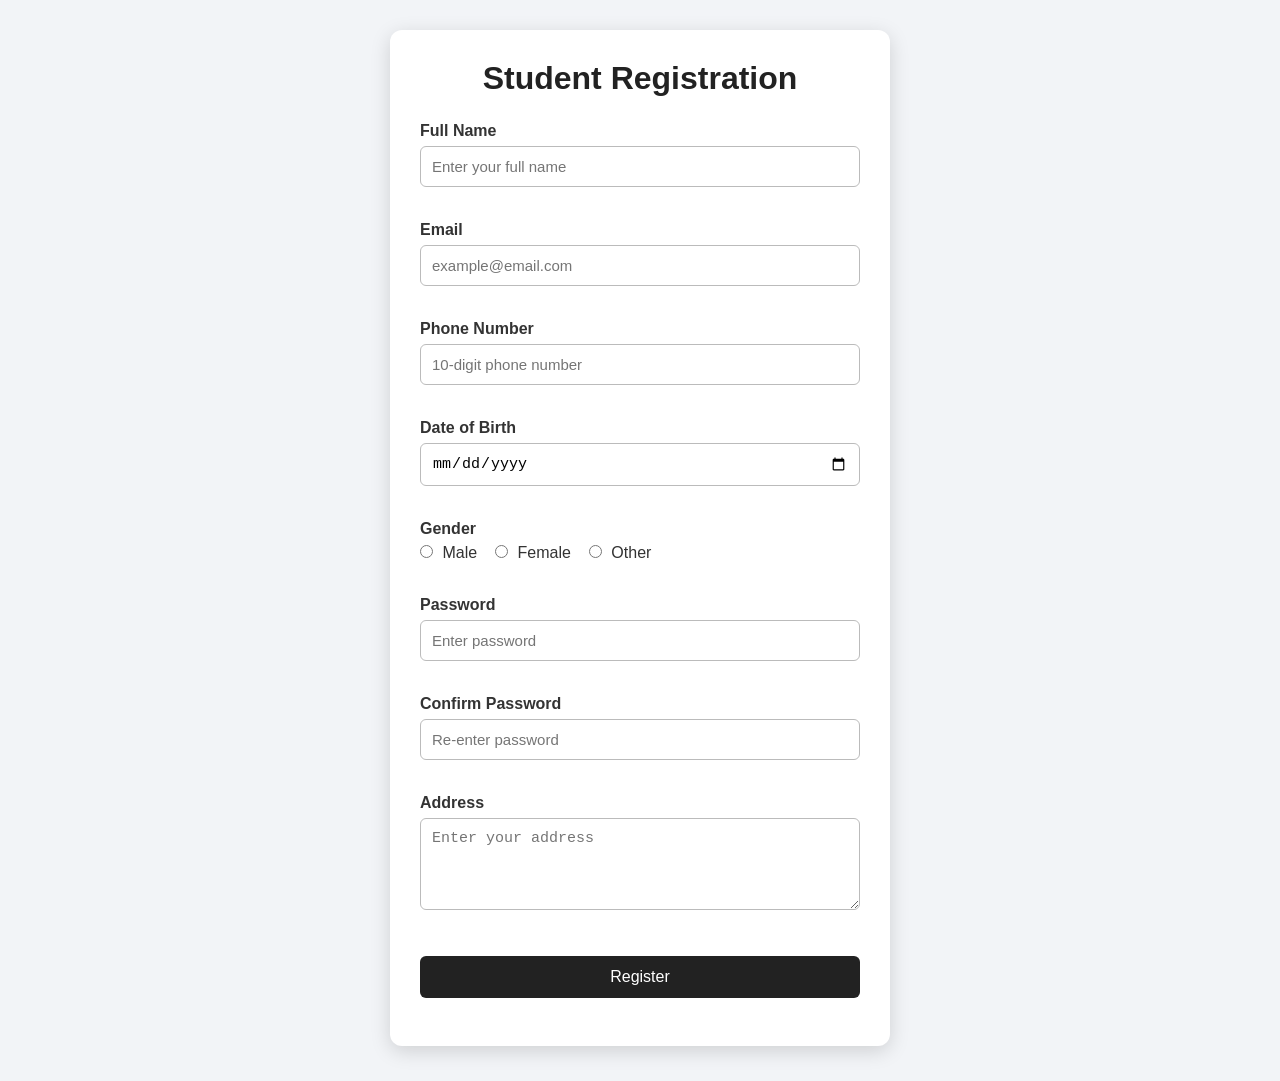
<file: index.html>
<!DOCTYPE html>
<html lang="en">
<head>
    <meta charset="UTF-8">
    <meta name="viewport" content="width=device-width, initial-scale=1.0">
    <title>Student Registration Form</title>
    <link rel="stylesheet" href="style.css">
</head>
<body>

    <div class="container">
        <h1>Student Registration</h1>

        <form id="registrationForm" novalidate>

            <label for="fullName">Full Name</label>
            <input type="text" id="fullName" name="fullName" placeholder="Enter your full name">
            <span class="error" id="nameError"></span>

            <label for="email">Email</label>
            <input type="text" id="email" name="email" placeholder="example@email.com">
            <span class="error" id="emailError"></span>

            <label for="phone">Phone Number</label>
            <input type="text" id="phone" name="phone" placeholder="10-digit phone number">
            <span class="error" id="phoneError"></span>

            <label for="dob">Date of Birth</label>
            <input type="date" id="dob" name="dob">
            <span class="error" id="dobError"></span>

            <label>Gender</label>
            <div class="gender">
                <label><input type="radio" name="gender" value="Male"> Male</label>
                <label><input type="radio" name="gender" value="Female"> Female</label>
                <label><input type="radio" name="gender" value="Other"> Other</label>
            </div>
            <span class="error" id="genderError"></span>

            <label for="password">Password</label>
            <input type="password" id="password" name="password" placeholder="Enter password">
            <span class="error" id="passwordError"></span>

            <label for="confirmPassword">Confirm Password</label>
            <input type="password" id="confirmPassword" name="confirmPassword" placeholder="Re-enter password">
            <span class="error" id="confirmPasswordError"></span>

            <label for="address">Address</label>
            <textarea id="address" name="address" rows="4" placeholder="Enter your address"></textarea>
            <span class="error" id="addressError"></span>

            <button type="submit">Register</button>

            <p id="successMessage"></p>
        </form>
    </div>

    <script src="script.js"></script>
</body>
</html>
</file>
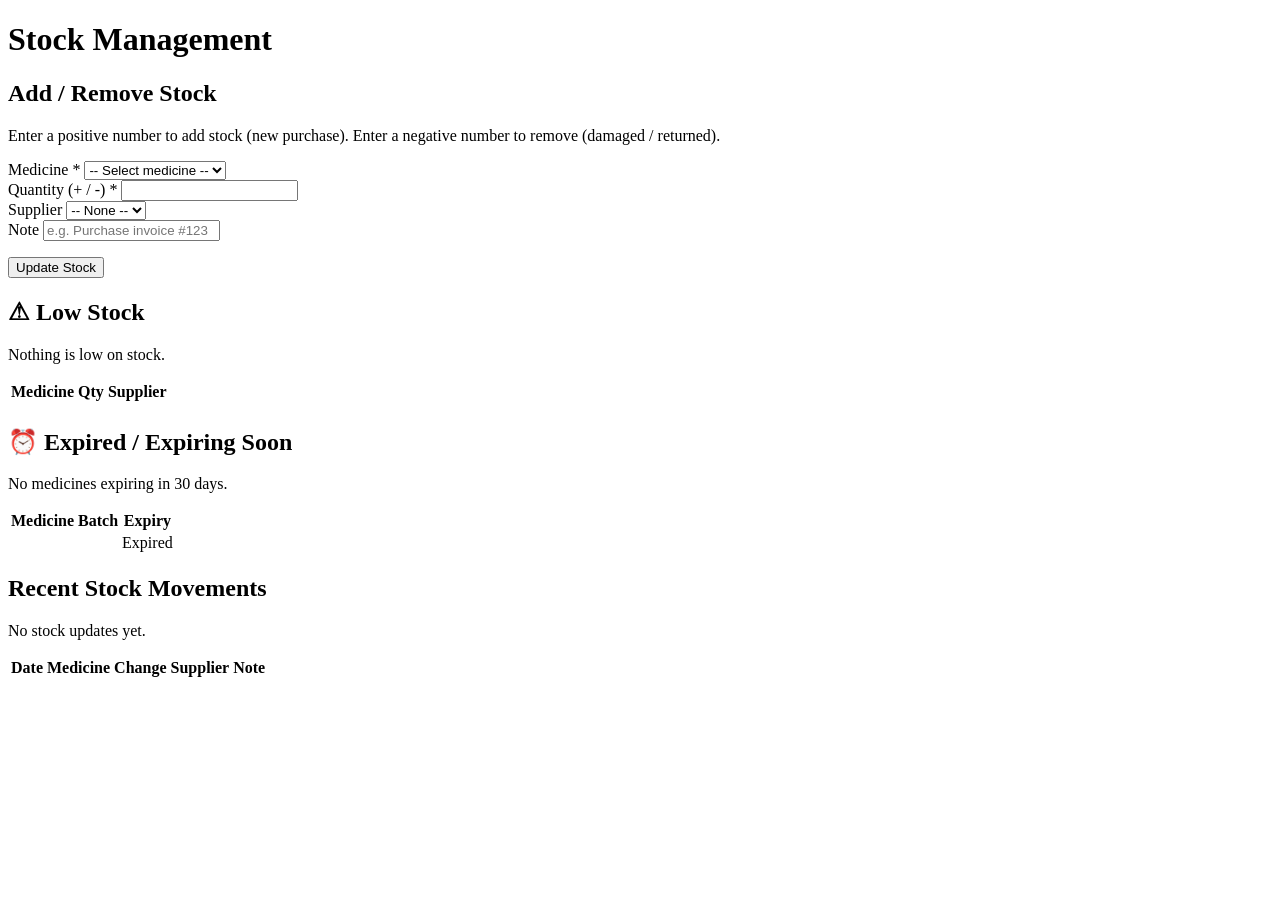
<file: PharmaCare/src/main/resources/templates/stock/index.html>
<!DOCTYPE html>
<html xmlns:th="http://www.thymeleaf.org">
<head th:replace="~{fragments/layout :: head('Stock')}"></head>
<body>
<aside th:replace="~{fragments/layout :: sidebar}"></aside>
<main>
    <h1>Stock Management</h1>
    <div th:replace="~{fragments/layout :: alerts}"></div>

    <div class="card">
        <h2>Add / Remove Stock</h2>
        <p class="muted">Enter a positive number to add stock (new purchase). Enter a negative number to remove (damaged / returned).</p>
        <form th:action="@{/stock/update}" method="post">
            <div class="form-grid">
                <div>
                    <label>Medicine *</label>
                    <select name="medicineId" required>
                        <option value="">-- Select medicine --</option>
                        <option th:each="m : ${medicines}" th:value="${m.id}"
                                th:text="${m.name} + ' (in stock: ' + ${m.quantity} + ')'"></option>
                    </select>
                </div>
                <div>
                    <label>Quantity (+ / -) *</label>
                    <input type="number" name="quantity" required>
                </div>
                <div>
                    <label>Supplier</label>
                    <select name="supplierId">
                        <option value="">-- None --</option>
                        <option th:each="s : ${suppliers}" th:value="${s.id}" th:text="${s.name}"></option>
                    </select>
                </div>
                <div>
                    <label>Note</label>
                    <input type="text" name="note" placeholder="e.g. Purchase invoice #123">
                </div>
            </div>
            <button class="btn" type="submit" style="margin-top:16px">Update Stock</button>
        </form>
    </div>

    <div class="grid grid-2">
        <div class="card">
            <h2>⚠ Low Stock</h2>
            <p th:if="${#lists.isEmpty(lowStock)}" class="muted">Nothing is low on stock.</p>
            <table th:unless="${#lists.isEmpty(lowStock)}">
                <tr><th>Medicine</th><th class="right">Qty</th><th>Supplier</th></tr>
                <tr th:each="m : ${lowStock}">
                    <td th:text="${m.name}"></td>
                    <td class="right"><span class="badge low" th:text="${m.quantity}"></span></td>
                    <td th:text="${m.supplier != null} ? ${m.supplier.name} + ' (' + ${m.supplier.phone} + ')' : '-'"></td>
                </tr>
            </table>
        </div>
        <div class="card">
            <h2>⏰ Expired / Expiring Soon</h2>
            <p th:if="${#lists.isEmpty(expiring)}" class="muted">No medicines expiring in 30 days.</p>
            <table th:unless="${#lists.isEmpty(expiring)}">
                <tr><th>Medicine</th><th>Batch</th><th>Expiry</th></tr>
                <tr th:each="m : ${expiring}">
                    <td th:text="${m.name}"></td>
                    <td th:text="${m.batchNumber}"></td>
                    <td>
                        <span th:text="${#temporals.format(m.expiryDate, 'dd-MM-yyyy')}"></span>
                        <span th:if="${m.expired}" class="badge expired">Expired</span>
                    </td>
                </tr>
            </table>
        </div>
    </div>

    <div class="card">
        <h2>Recent Stock Movements</h2>
        <p th:if="${#lists.isEmpty(history)}" class="muted">No stock updates yet.</p>
        <table th:unless="${#lists.isEmpty(history)}">
            <tr><th>Date</th><th>Medicine</th><th class="right">Change</th><th>Supplier</th><th>Note</th></tr>
            <tr th:each="h : ${history}">
                <td th:text="${#temporals.format(h.entryDate, 'dd-MM-yyyy HH:mm')}"></td>
                <td th:text="${h.medicine.name}"></td>
                <td class="right">
                    <span th:class="${h.quantity > 0} ? 'badge ok' : 'badge expired'"
                          th:text="${h.quantity > 0} ? '+' + ${h.quantity} : ${h.quantity}"></span>
                </td>
                <td th:text="${h.supplier != null} ? ${h.supplier.name} : '-'"></td>
                <td th:text="${h.note}"></td>
            </tr>
        </table>
    </div>
</main>
</body>
</html>
</file>
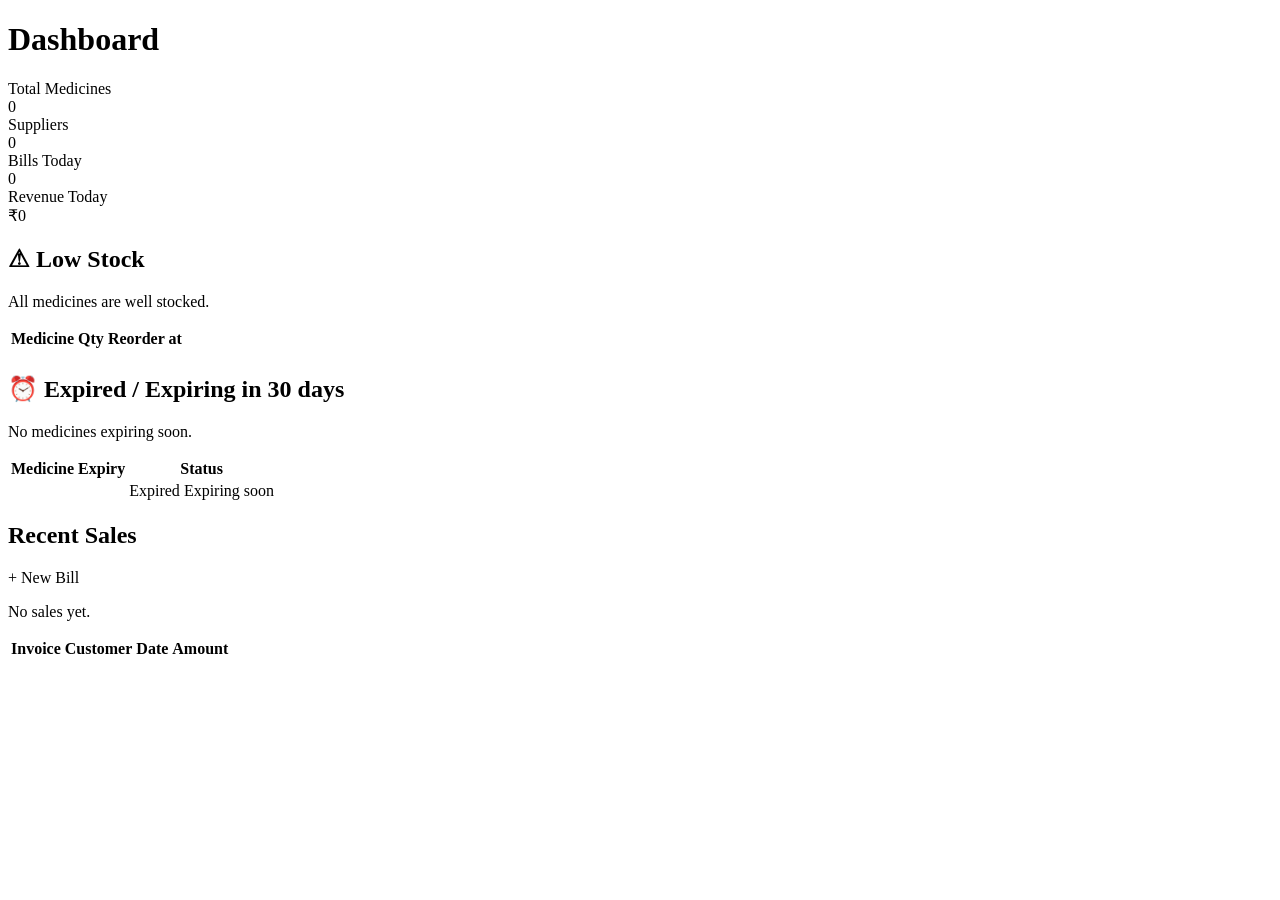
<file: PharmaCare/src/main/resources/templates/dashboard.html>
<!DOCTYPE html>
<html xmlns:th="http://www.thymeleaf.org">
<head th:replace="~{fragments/layout :: head('Dashboard')}"></head>
<body>
<aside th:replace="~{fragments/layout :: sidebar}"></aside>
<main>
    <h1>Dashboard</h1>

    <div class="grid grid-4">
        <div class="card stat"><div class="label">Total Medicines</div><div class="value" th:text="${totalMedicines}">0</div></div>
        <div class="card stat"><div class="label">Suppliers</div><div class="value" th:text="${totalSuppliers}">0</div></div>
        <div class="card stat"><div class="label">Bills Today</div><div class="value" th:text="${todaySalesCount}">0</div></div>
        <div class="card stat"><div class="label">Revenue Today</div><div class="value" th:text="'₹' + ${#numbers.formatDecimal(todayRevenue, 1, 'COMMA', 2, 'POINT')}">₹0</div></div>
    </div>

    <div class="grid grid-2">
        <div class="card">
            <h2>⚠ Low Stock</h2>
            <p th:if="${#lists.isEmpty(lowStock)}" class="muted">All medicines are well stocked.</p>
            <table th:unless="${#lists.isEmpty(lowStock)}">
                <tr><th>Medicine</th><th class="right">Qty</th><th class="right">Reorder at</th></tr>
                <tr th:each="m : ${lowStock}">
                    <td th:text="${m.name}"></td>
                    <td class="right"><span class="badge low" th:text="${m.quantity}"></span></td>
                    <td class="right" th:text="${m.reorderLevel}"></td>
                </tr>
            </table>
        </div>

        <div class="card">
            <h2>⏰ Expired / Expiring in 30 days</h2>
            <p th:if="${#lists.isEmpty(expiring)}" class="muted">No medicines expiring soon.</p>
            <table th:unless="${#lists.isEmpty(expiring)}">
                <tr><th>Medicine</th><th>Expiry</th><th>Status</th></tr>
                <tr th:each="m : ${expiring}">
                    <td th:text="${m.name}"></td>
                    <td th:text="${#temporals.format(m.expiryDate, 'dd-MM-yyyy')}"></td>
                    <td>
                        <span th:if="${m.expired}" class="badge expired">Expired</span>
                        <span th:unless="${m.expired}" class="badge soon">Expiring soon</span>
                    </td>
                </tr>
            </table>
        </div>
    </div>

    <div class="card">
        <div class="page-head"><h2>Recent Sales</h2><a class="btn btn-sm" th:href="@{/billing}">+ New Bill</a></div>
        <p th:if="${#lists.isEmpty(recentSales)}" class="muted">No sales yet.</p>
        <table th:unless="${#lists.isEmpty(recentSales)}">
            <tr><th>Invoice</th><th>Customer</th><th>Date</th><th class="right">Amount</th></tr>
            <tr th:each="s : ${recentSales}">
                <td><a th:href="@{/sales/{id}(id=${s.id})}" th:text="${s.invoiceNumber}"></a></td>
                <td th:text="${s.customerName}"></td>
                <td th:text="${#temporals.format(s.saleDate, 'dd-MM-yyyy HH:mm')}"></td>
                <td class="right" th:text="'₹' + ${#numbers.formatDecimal(s.totalAmount, 1, 'COMMA', 2, 'POINT')}"></td>
            </tr>
        </table>
    </div>
</main>
</body>
</html>
</file>
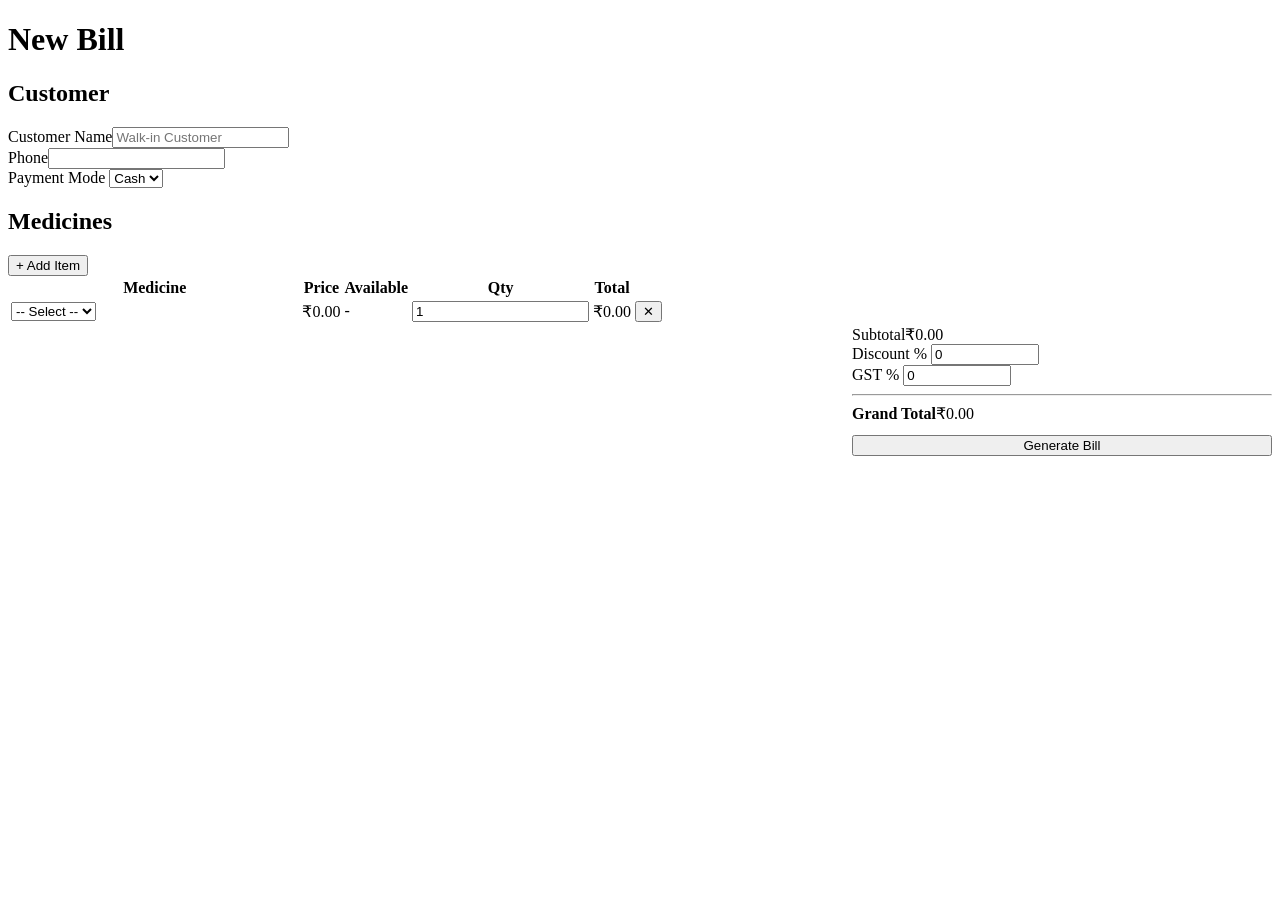
<file: PharmaCare/src/main/resources/templates/billing/new.html>
<!DOCTYPE html>
<html xmlns:th="http://www.thymeleaf.org">
<head th:replace="~{fragments/layout :: head('Billing')}"></head>
<body>
<aside th:replace="~{fragments/layout :: sidebar}"></aside>
<main>
    <h1>New Bill</h1>
    <div th:replace="~{fragments/layout :: alerts}"></div>

    <form th:action="@{/billing/create}" method="post" id="billForm">
        <div class="card">
            <h2>Customer</h2>
            <div class="form-grid">
                <div><label>Customer Name</label><input type="text" name="customerName" placeholder="Walk-in Customer"></div>
                <div><label>Phone</label><input type="text" name="customerPhone"></div>
                <div>
                    <label>Payment Mode</label>
                    <select name="paymentMode">
                        <option>Cash</option><option>UPI</option><option>Card</option>
                    </select>
                </div>
            </div>
        </div>

        <div class="card">
            <div class="page-head">
                <h2>Medicines</h2>
                <button type="button" class="btn btn-sm" onclick="addRow()">+ Add Item</button>
            </div>
            <table>
                <thead>
                <tr><th style="width:45%">Medicine</th><th class="right">Price</th><th class="right">Available</th><th style="width:110px">Qty</th><th class="right">Total</th><th></th></tr>
                </thead>
                <tbody id="items"></tbody>
            </table>
        </div>

        <div class="card" style="max-width:420px; margin-left:auto">
            <div class="summary-row"><span>Subtotal</span><span id="subTotal">₹0.00</span></div>
            <div class="summary-row">
                <span>Discount %</span>
                <input type="number" name="discountPercent" id="discount" value="0" min="0" max="100" step="0.01" style="width:100px" oninput="recalc()">
            </div>
            <div class="summary-row">
                <span>GST %</span>
                <input type="number" name="gstPercent" id="gst" value="0" min="0" max="28" step="0.01" style="width:100px" oninput="recalc()">
            </div>
            <hr>
            <div class="summary-row"><span><strong>Grand Total</strong></span><span class="bill-total" id="grandTotal">₹0.00</span></div>
            <button class="btn" type="submit" style="width:100%; margin-top:12px">Generate Bill</button>
        </div>
    </form>

    <!-- Hidden template for one bill row; JavaScript copies it when you click "+ Add Item" -->
    <template id="rowTemplate">
        <tr>
            <td>
                <select name="medicineId" required onchange="onMedicineChange(this)">
                    <option value="">-- Select --</option>
                    <option th:each="m : ${medicines}" th:value="${m.id}"
                            th:attr="data-price=${m.price},data-stock=${m.quantity}"
                            th:disabled="${m.expired}"
                            th:text="${m.name} + (${m.expired} ? ' (EXPIRED)' : '')"></option>
                </select>
            </td>
            <td class="right price">₹0.00</td>
            <td class="right stock">-</td>
            <td><input type="number" name="qty" value="1" min="1" required oninput="recalc()"></td>
            <td class="right line">₹0.00</td>
            <td><button type="button" class="btn btn-sm btn-danger" onclick="this.closest('tr').remove(); recalc();">✕</button></td>
        </tr>
    </template>

    <script>
        // Add a new empty row to the bill
        function addRow() {
            const row = document.getElementById('rowTemplate').content.cloneNode(true);
            document.getElementById('items').appendChild(row);
        }

        // When a medicine is chosen, show its price and stock, and limit qty to stock
        function onMedicineChange(select) {
            const opt = select.selectedOptions[0];
            const row = select.closest('tr');
            const price = parseFloat(opt.dataset.price || 0);
            const stock = parseInt(opt.dataset.stock || 0);
            row.querySelector('.price').textContent = '₹' + price.toFixed(2);
            row.querySelector('.stock').textContent = opt.value ? stock : '-';
            row.querySelector('input[name=qty]').max = stock;
            recalc();
        }

        // Recalculate all totals
        function recalc() {
            let sub = 0;
            document.querySelectorAll('#items tr').forEach(row => {
                const opt = row.querySelector('select').selectedOptions[0];
                const price = parseFloat(opt.dataset.price || 0);
                const qty = parseInt(row.querySelector('input[name=qty]').value || 0);
                const line = price * qty;
                row.querySelector('.line').textContent = '₹' + line.toFixed(2);
                sub += line;
            });
            const disc = sub * (parseFloat(document.getElementById('discount').value) || 0) / 100;
            const gst = (sub - disc) * (parseFloat(document.getElementById('gst').value) || 0) / 100;
            document.getElementById('subTotal').textContent = '₹' + sub.toFixed(2);
            document.getElementById('grandTotal').textContent = '₹' + (sub - disc + gst).toFixed(2);
        }

        // Stop submitting an empty bill
        document.getElementById('billForm').addEventListener('submit', e => {
            if (document.querySelectorAll('#items tr').length === 0) {
                e.preventDefault();
                alert('Please add at least one medicine.');
            }
        });

        addRow();   // start with one row
    </script>
</main>
</body>
</html>
</file>
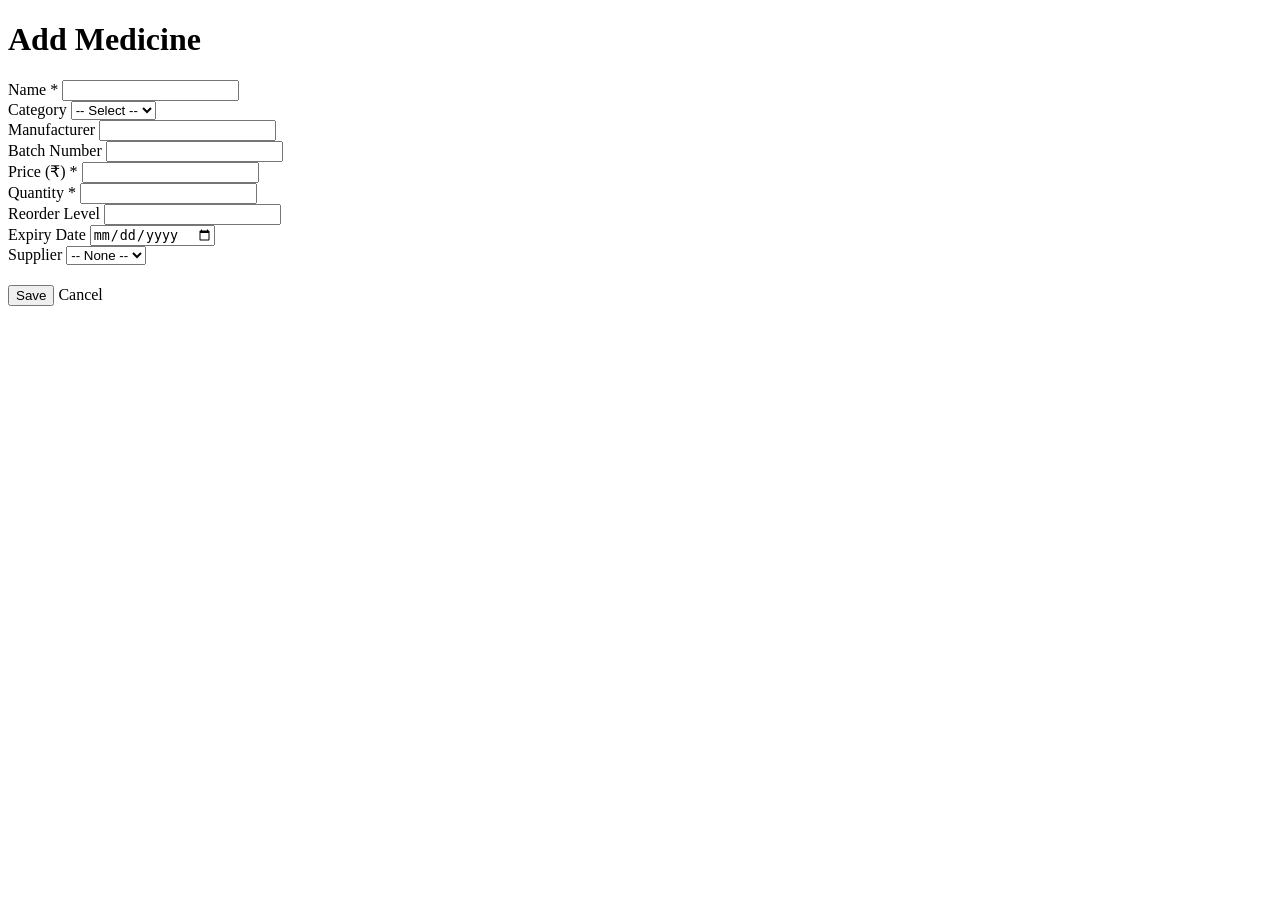
<file: PharmaCare/src/main/resources/templates/medicines/form.html>
<!DOCTYPE html>
<html xmlns:th="http://www.thymeleaf.org">
<head th:replace="~{fragments/layout :: head('Medicine')}"></head>
<body>
<aside th:replace="~{fragments/layout :: sidebar}"></aside>
<main>
    <h1 th:text="${medicine.id == null} ? 'Add Medicine' : 'Edit Medicine'">Add Medicine</h1>

    <div class="card">
        <form th:action="@{/medicines/save}" th:object="${medicine}" method="post">
            <input type="hidden" th:field="*{id}">
            <div class="form-grid">
                <div>
                    <label>Name *</label>
                    <input type="text" th:field="*{name}">
                    <div class="field-error" th:if="${#fields.hasErrors('name')}" th:errors="*{name}"></div>
                </div>
                <div>
                    <label>Category</label>
                    <select th:field="*{category}">
                        <option value="">-- Select --</option>
                        <option th:each="c : ${ {'Tablet','Capsule','Syrup','Injection','Ointment','Drops','Other'} }"
                                th:value="${c}" th:text="${c}"></option>
                    </select>
                </div>
                <div>
                    <label>Manufacturer</label>
                    <input type="text" th:field="*{manufacturer}">
                </div>
                <div>
                    <label>Batch Number</label>
                    <input type="text" th:field="*{batchNumber}">
                </div>
                <div>
                    <label>Price (₹) *</label>
                    <input type="number" step="0.01" min="0" th:field="*{price}">
                    <div class="field-error" th:if="${#fields.hasErrors('price')}" th:errors="*{price}"></div>
                </div>
                <div>
                    <label>Quantity *</label>
                    <input type="number" min="0" th:field="*{quantity}">
                    <div class="field-error" th:if="${#fields.hasErrors('quantity')}" th:errors="*{quantity}"></div>
                </div>
                <div>
                    <label>Reorder Level</label>
                    <input type="number" min="0" th:field="*{reorderLevel}">
                </div>
                <div>
                    <label>Expiry Date</label>
                    <input type="date" th:field="*{expiryDate}">
                </div>
                <div>
                    <label>Supplier</label>
                    <select th:field="*{supplier.id}">
                        <option value="">-- None --</option>
                        <option th:each="s : ${suppliers}" th:value="${s.id}" th:text="${s.name}"></option>
                    </select>
                </div>
            </div>
            <div style="margin-top:20px" class="actions">
                <button class="btn" type="submit">Save</button>
                <a class="btn btn-secondary" th:href="@{/medicines}">Cancel</a>
            </div>
        </form>
    </div>
</main>
</body>
</html>
</file>
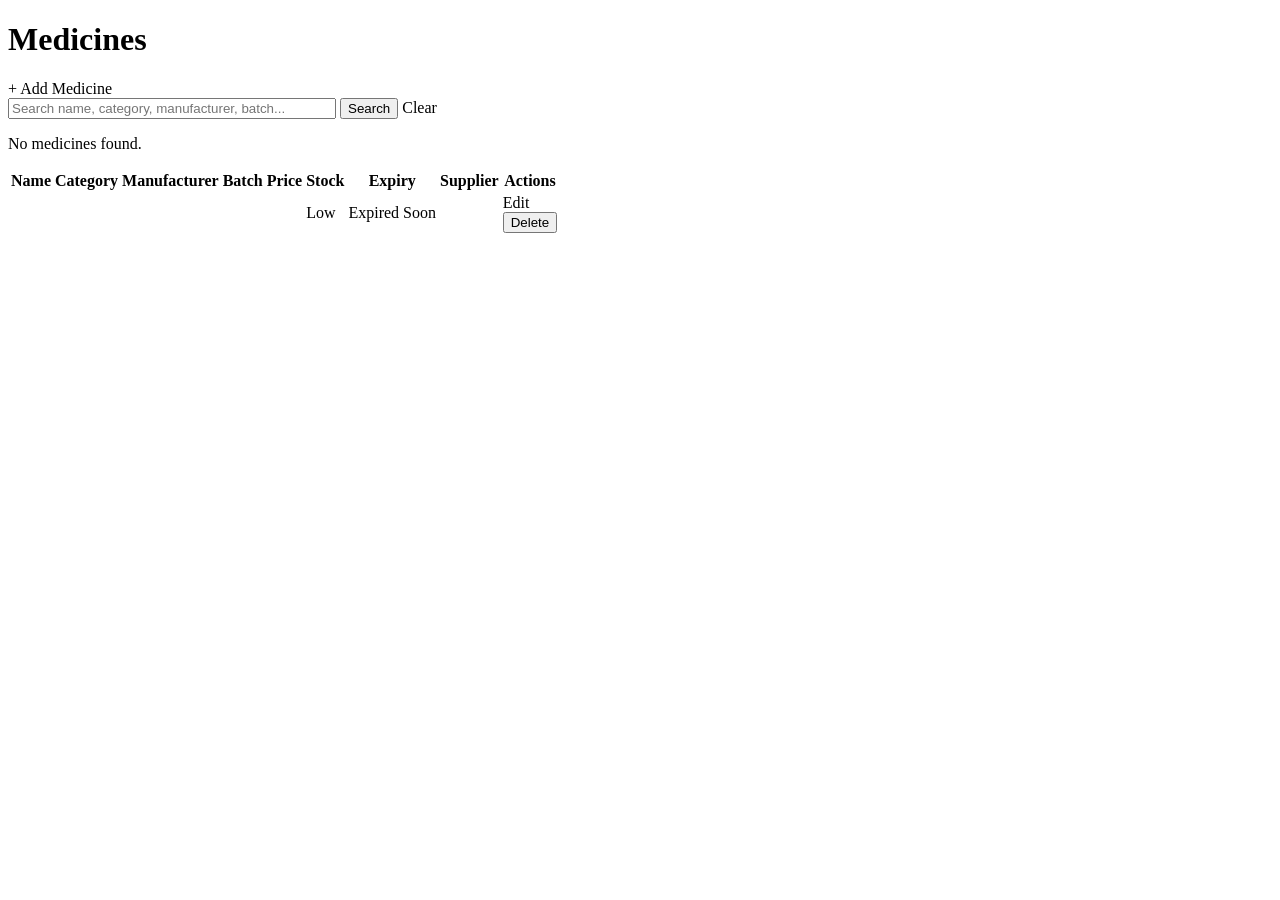
<file: PharmaCare/src/main/resources/templates/medicines/list.html>
<!DOCTYPE html>
<html xmlns:th="http://www.thymeleaf.org">
<head th:replace="~{fragments/layout :: head('Medicines')}"></head>
<body>
<aside th:replace="~{fragments/layout :: sidebar}"></aside>
<main>
    <div class="page-head">
        <h1>Medicines</h1>
        <a class="btn" th:href="@{/medicines/new}">+ Add Medicine</a>
    </div>
    <div th:replace="~{fragments/layout :: alerts}"></div>

    <div class="card">
        <form class="inline-form" th:action="@{/medicines}" method="get">
            <input type="text" name="keyword" th:value="${keyword}" placeholder="Search name, category, manufacturer, batch..." style="min-width:320px">
            <button class="btn" type="submit">Search</button>
            <a class="btn btn-secondary" th:href="@{/medicines}">Clear</a>
        </form>
    </div>

    <div class="card">
        <p th:if="${#lists.isEmpty(medicines)}" class="muted">No medicines found.</p>
        <table th:unless="${#lists.isEmpty(medicines)}">
            <tr>
                <th>Name</th><th>Category</th><th>Manufacturer</th><th>Batch</th>
                <th class="right">Price</th><th class="right">Stock</th><th>Expiry</th><th>Supplier</th><th>Actions</th>
            </tr>
            <tr th:each="m : ${medicines}">
                <td><strong th:text="${m.name}"></strong></td>
                <td th:text="${m.category}"></td>
                <td th:text="${m.manufacturer}"></td>
                <td th:text="${m.batchNumber}"></td>
                <td class="right" th:text="'₹' + ${#numbers.formatDecimal(m.price, 1, 2)}"></td>
                <td class="right">
                    <span th:text="${m.quantity}"></span>
                    <span th:if="${m.lowStock}" class="badge low">Low</span>
                </td>
                <td>
                    <span th:text="${m.expiryDate != null} ? ${#temporals.format(m.expiryDate, 'dd-MM-yyyy')} : '-'"></span>
                    <span th:if="${m.expired}" class="badge expired">Expired</span>
                    <span th:if="${m.expiringSoon}" class="badge soon">Soon</span>
                </td>
                <td th:text="${m.supplier != null} ? ${m.supplier.name} : '-'"></td>
                <td class="actions">
                    <a class="btn btn-sm btn-secondary" th:href="@{/medicines/edit/{id}(id=${m.id})}">Edit</a>
                    <form th:action="@{/medicines/delete/{id}(id=${m.id})}" method="post"
                          onsubmit="return confirm('Delete this medicine?');">
                        <button class="btn btn-sm btn-danger" type="submit">Delete</button>
                    </form>
                </td>
            </tr>
        </table>
    </div>
</main>
</body>
</html>
</file>
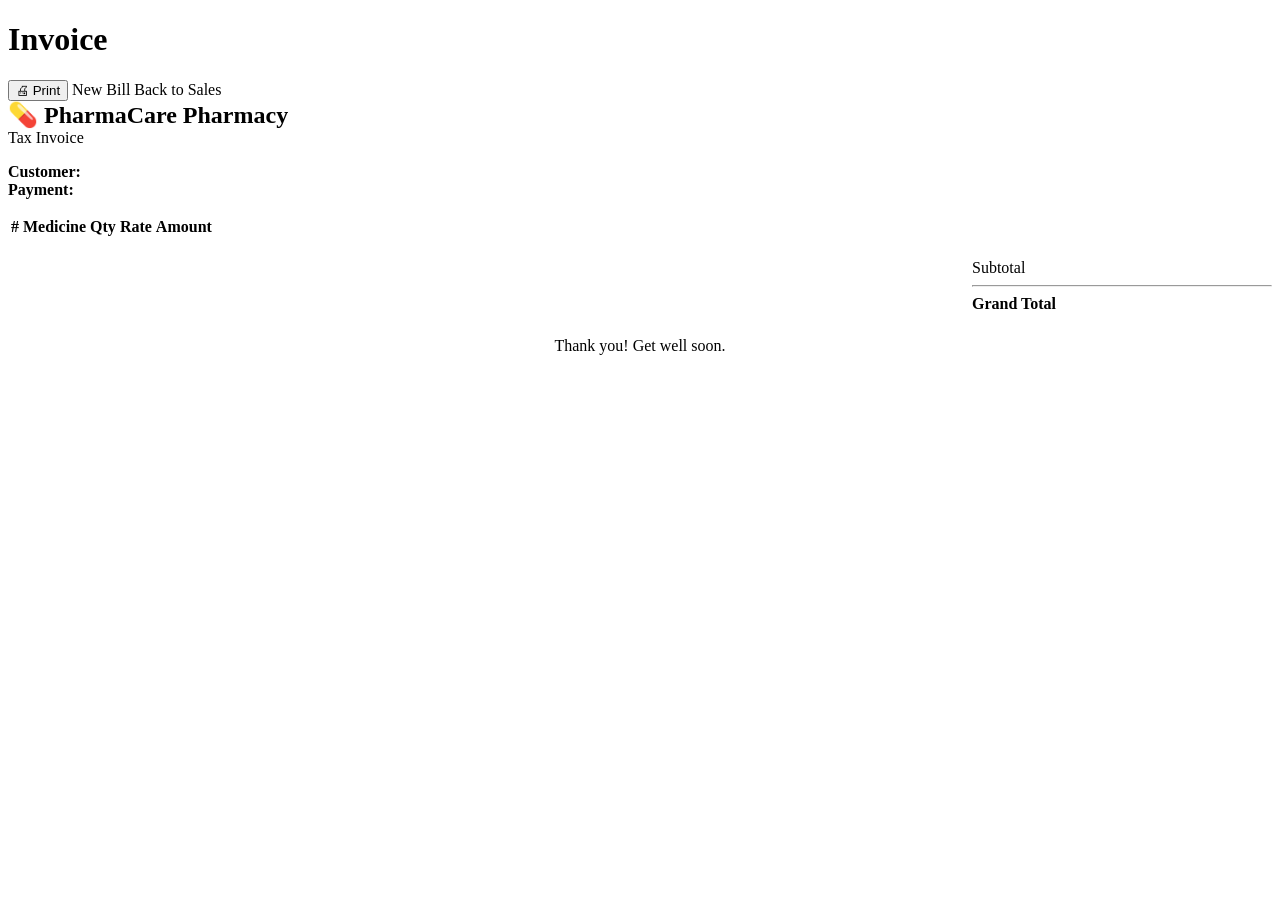
<file: PharmaCare/src/main/resources/templates/sales/invoice.html>
<!DOCTYPE html>
<html xmlns:th="http://www.thymeleaf.org">
<head th:replace="~{fragments/layout :: head('Invoice')}"></head>
<body>
<aside th:replace="~{fragments/layout :: sidebar}"></aside>
<main>
    <div class="no-print" th:insert="~{fragments/layout :: alerts}"></div>
    <div class="page-head no-print">
        <h1>Invoice</h1>
        <div class="actions">
            <button class="btn" onclick="window.print()">🖨 Print</button>
            <a class="btn btn-secondary" th:href="@{/billing}">New Bill</a>
            <a class="btn btn-secondary" th:href="@{/sales}">Back to Sales</a>
        </div>
    </div>

    <div class="card invoice">
        <div class="invoice-head">
            <div>
                <h2 style="margin:0">💊 PharmaCare Pharmacy</h2>
                <div class="muted">Tax Invoice</div>
            </div>
            <div class="right">
                <div><strong th:text="${sale.invoiceNumber}"></strong></div>
                <div class="muted" th:text="${#temporals.format(sale.saleDate, 'dd-MM-yyyy HH:mm')}"></div>
            </div>
        </div>

        <p>
            <strong>Customer:</strong> <span th:text="${sale.customerName}"></span>
            <span th:if="${sale.customerPhone}" th:text="' | ' + ${sale.customerPhone}"></span><br>
            <strong>Payment:</strong> <span th:text="${sale.paymentMode}"></span>
        </p>

        <table>
            <tr><th>#</th><th>Medicine</th><th class="right">Qty</th><th class="right">Rate</th><th class="right">Amount</th></tr>
            <tr th:each="item, st : ${sale.items}">
                <td th:text="${st.count}"></td>
                <td th:text="${item.medicineName}"></td>
                <td class="right" th:text="${item.quantity}"></td>
                <td class="right" th:text="'₹' + ${#numbers.formatDecimal(item.unitPrice, 1, 2)}"></td>
                <td class="right" th:text="'₹' + ${#numbers.formatDecimal(item.lineTotal, 1, 2)}"></td>
            </tr>
        </table>

        <div style="max-width:300px; margin-left:auto; margin-top:16px">
            <div class="summary-row"><span>Subtotal</span><span th:text="'₹' + ${#numbers.formatDecimal(sale.subTotal, 1, 2)}"></span></div>
            <div class="summary-row"><span th:text="'Discount (' + ${sale.discountPercent} + '%)'"></span><span th:text="'- ₹' + ${#numbers.formatDecimal(sale.discountAmount, 1, 2)}"></span></div>
            <div class="summary-row"><span th:text="'GST (' + ${sale.gstPercent} + '%)'"></span><span th:text="'+ ₹' + ${#numbers.formatDecimal(sale.gstAmount, 1, 2)}"></span></div>
            <hr>
            <div class="summary-row"><strong>Grand Total</strong><span class="bill-total" th:text="'₹' + ${#numbers.formatDecimal(sale.totalAmount, 1, 'COMMA', 2, 'POINT')}"></span></div>
        </div>
        <p class="muted" style="text-align:center; margin-top:24px">Thank you! Get well soon.</p>
    </div>
</main>
</body>
</html>
</file>
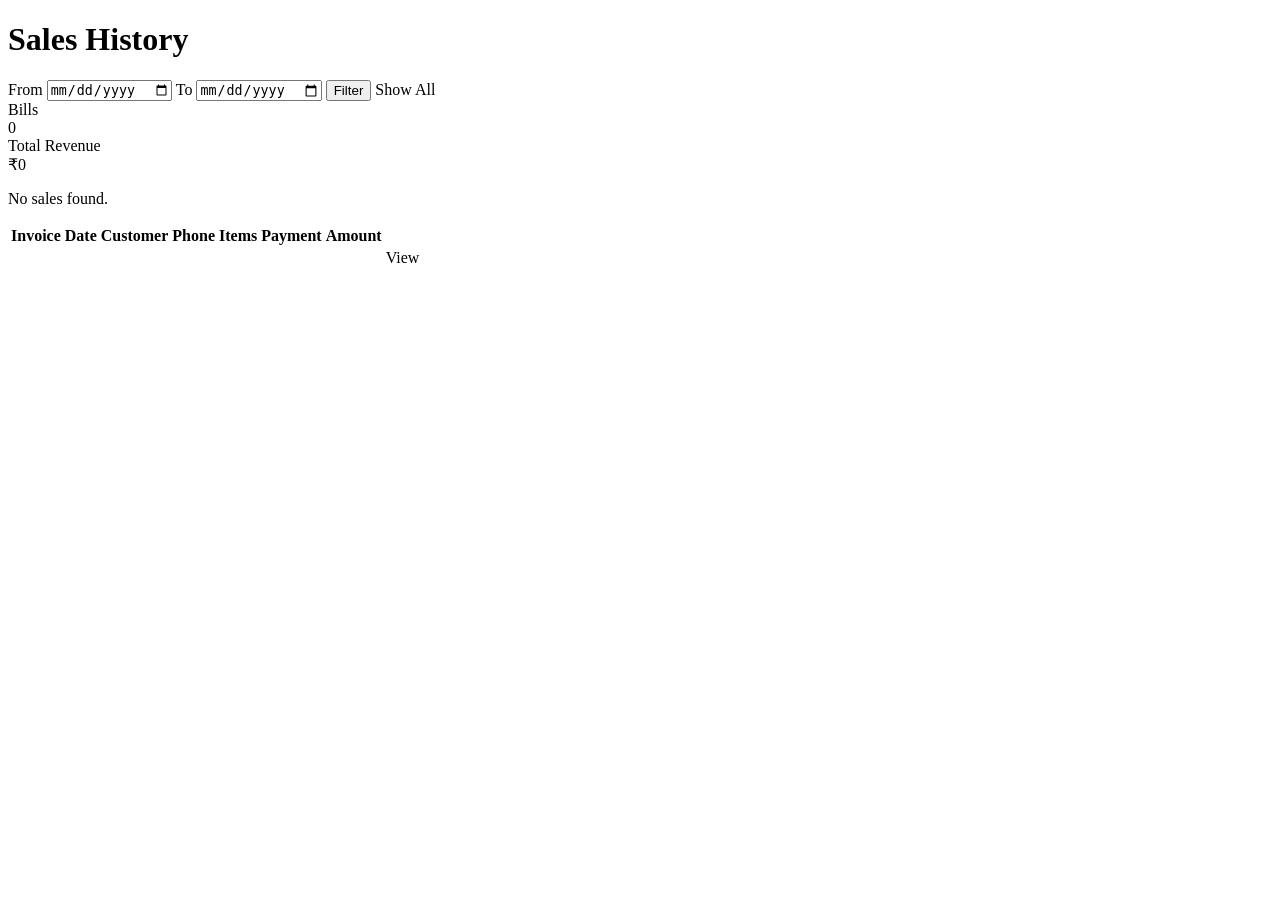
<file: PharmaCare/src/main/resources/templates/sales/list.html>
<!DOCTYPE html>
<html xmlns:th="http://www.thymeleaf.org">
<head th:replace="~{fragments/layout :: head('Sales History')}"></head>
<body>
<aside th:replace="~{fragments/layout :: sidebar}"></aside>
<main>
    <h1>Sales History</h1>

    <div class="card">
        <form class="inline-form" th:action="@{/sales}" method="get">
            <label style="margin:0">From</label>
            <input type="date" name="from" th:value="${from}">
            <label style="margin:0">To</label>
            <input type="date" name="to" th:value="${to}">
            <button class="btn" type="submit">Filter</button>
            <a class="btn btn-secondary" th:href="@{/sales}">Show All</a>
        </form>
    </div>

    <div class="grid grid-4">
        <div class="card stat"><div class="label">Bills</div><div class="value" th:text="${#lists.size(sales)}">0</div></div>
        <div class="card stat"><div class="label">Total Revenue</div>
            <div class="value" th:text="'₹' + ${#numbers.formatDecimal(totalRevenue, 1, 'COMMA', 2, 'POINT')}">₹0</div></div>
    </div>

    <div class="card">
        <p th:if="${#lists.isEmpty(sales)}" class="muted">No sales found.</p>
        <table th:unless="${#lists.isEmpty(sales)}">
            <tr><th>Invoice</th><th>Date</th><th>Customer</th><th>Phone</th><th class="right">Items</th><th>Payment</th><th class="right">Amount</th><th></th></tr>
            <tr th:each="s : ${sales}">
                <td th:text="${s.invoiceNumber}"></td>
                <td th:text="${#temporals.format(s.saleDate, 'dd-MM-yyyy HH:mm')}"></td>
                <td th:text="${s.customerName}"></td>
                <td th:text="${s.customerPhone}"></td>
                <td class="right" th:text="${#lists.size(s.items)}"></td>
                <td th:text="${s.paymentMode}"></td>
                <td class="right" th:text="'₹' + ${#numbers.formatDecimal(s.totalAmount, 1, 'COMMA', 2, 'POINT')}"></td>
                <td><a class="btn btn-sm btn-secondary" th:href="@{/sales/{id}(id=${s.id})}">View</a></td>
            </tr>
        </table>
    </div>
</main>
</body>
</html>
</file>
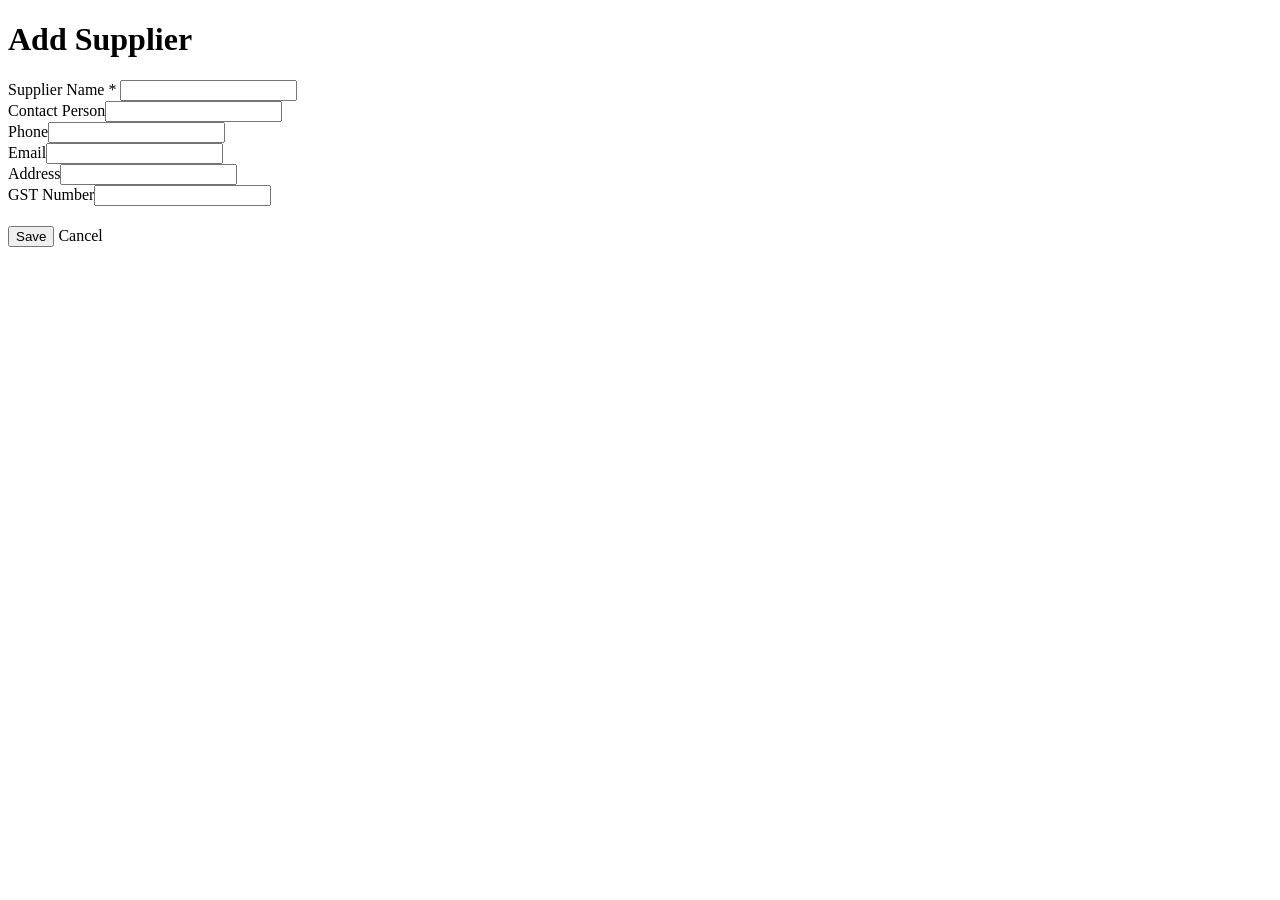
<file: PharmaCare/src/main/resources/templates/suppliers/form.html>
<!DOCTYPE html>
<html xmlns:th="http://www.thymeleaf.org">
<head th:replace="~{fragments/layout :: head('Supplier')}"></head>
<body>
<aside th:replace="~{fragments/layout :: sidebar}"></aside>
<main>
    <h1 th:text="${supplier.id == null} ? 'Add Supplier' : 'Edit Supplier'">Add Supplier</h1>
    <div class="card">
        <form th:action="@{/suppliers/save}" th:object="${supplier}" method="post">
            <input type="hidden" th:field="*{id}">
            <div class="form-grid">
                <div>
                    <label>Supplier Name *</label>
                    <input type="text" th:field="*{name}">
                    <div class="field-error" th:if="${#fields.hasErrors('name')}" th:errors="*{name}"></div>
                </div>
                <div><label>Contact Person</label><input type="text" th:field="*{contactPerson}"></div>
                <div><label>Phone</label><input type="text" th:field="*{phone}"></div>
                <div><label>Email</label><input type="email" th:field="*{email}"></div>
                <div><label>Address</label><input type="text" th:field="*{address}"></div>
                <div><label>GST Number</label><input type="text" th:field="*{gstNumber}"></div>
            </div>
            <div style="margin-top:20px" class="actions">
                <button class="btn" type="submit">Save</button>
                <a class="btn btn-secondary" th:href="@{/suppliers}">Cancel</a>
            </div>
        </form>
    </div>
</main>
</body>
</html>
</file>
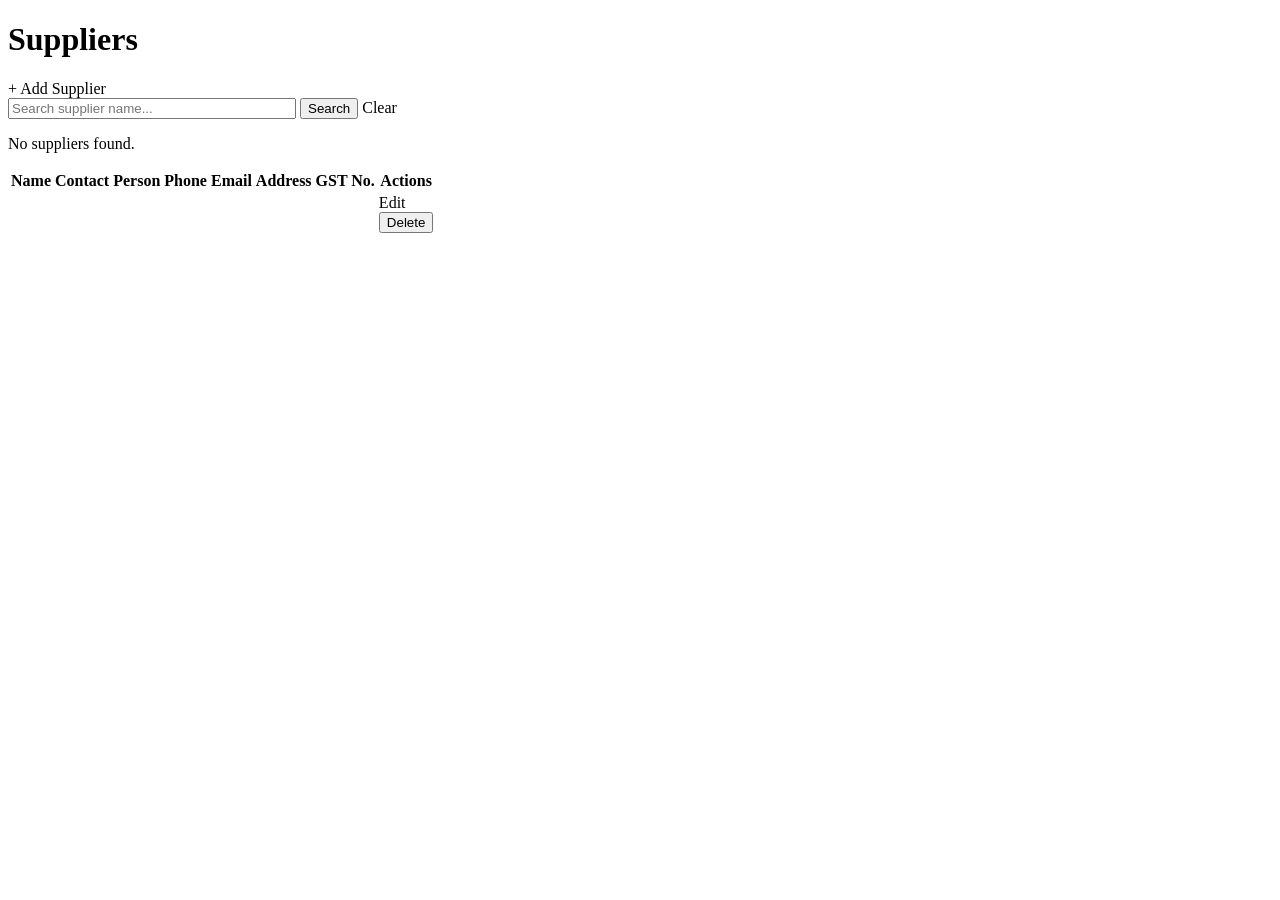
<file: PharmaCare/src/main/resources/templates/suppliers/list.html>
<!DOCTYPE html>
<html xmlns:th="http://www.thymeleaf.org">
<head th:replace="~{fragments/layout :: head('Suppliers')}"></head>
<body>
<aside th:replace="~{fragments/layout :: sidebar}"></aside>
<main>
    <div class="page-head">
        <h1>Suppliers</h1>
        <a class="btn" th:href="@{/suppliers/new}">+ Add Supplier</a>
    </div>
    <div th:replace="~{fragments/layout :: alerts}"></div>

    <div class="card">
        <form class="inline-form" th:action="@{/suppliers}" method="get">
            <input type="text" name="keyword" th:value="${keyword}" placeholder="Search supplier name..." style="min-width:280px">
            <button class="btn" type="submit">Search</button>
            <a class="btn btn-secondary" th:href="@{/suppliers}">Clear</a>
        </form>
    </div>

    <div class="card">
        <p th:if="${#lists.isEmpty(suppliers)}" class="muted">No suppliers found.</p>
        <table th:unless="${#lists.isEmpty(suppliers)}">
            <tr><th>Name</th><th>Contact Person</th><th>Phone</th><th>Email</th><th>Address</th><th>GST No.</th><th>Actions</th></tr>
            <tr th:each="s : ${suppliers}">
                <td><strong th:text="${s.name}"></strong></td>
                <td th:text="${s.contactPerson}"></td>
                <td th:text="${s.phone}"></td>
                <td th:text="${s.email}"></td>
                <td th:text="${s.address}"></td>
                <td th:text="${s.gstNumber}"></td>
                <td class="actions">
                    <a class="btn btn-sm btn-secondary" th:href="@{/suppliers/edit/{id}(id=${s.id})}">Edit</a>
                    <form th:action="@{/suppliers/delete/{id}(id=${s.id})}" method="post"
                          onsubmit="return confirm('Delete this supplier?');">
                        <button class="btn btn-sm btn-danger" type="submit">Delete</button>
                    </form>
                </td>
            </tr>
        </table>
    </div>
</main>
</body>
</html>
</file>
<file: style.css>
* {
    box-sizing: border-box;
    margin: 0;
    padding: 0;
}

body {
    font-family: Arial, sans-serif;
    background: #f2f4f7;
    min-height: 100vh;
    display: flex;
    justify-content: center;
    align-items: center;
    padding: 30px;
}

.container {
    background: white;
    width: 100%;
    max-width: 500px;
    padding: 30px;
    border-radius: 12px;
    box-shadow: 0 5px 20px rgba(0, 0, 0, 0.15);
}

h1 {
    text-align: center;
    margin-bottom: 25px;
    color: #222;
}

label {
    display: block;
    margin-top: 14px;
    margin-bottom: 6px;
    font-weight: bold;
    color: #333;
}

input,
textarea {
    width: 100%;
    padding: 11px;
    border: 1px solid #bbb;
    border-radius: 6px;
    font-size: 15px;
}

input:focus,
textarea:focus {
    outline: none;
    border-color: #333;
}

.gender {
    display: flex;
    gap: 18px;
    margin-top: 5px;
}

.gender label {
    font-weight: normal;
    margin: 0;
}

.gender input {
    width: auto;
    margin-right: 5px;
}

button {
    width: 100%;
    margin-top: 22px;
    padding: 12px;
    border: none;
    border-radius: 6px;
    background: #222;
    color: white;
    font-size: 16px;
    cursor: pointer;
}

button:hover {
    background: #444;
    transform: scale(1.02);
}

.error {
    display: block;
    color: #d62828;
    font-size: 13px;
    margin-top: 4px;
    min-height: 16px;
}

.input-error {
    border: 2px solid #d62828;
}

#successMessage {
    text-align: center;
    color: green;
    font-weight: bold;
    margin-top: 18px;
}
</file>
